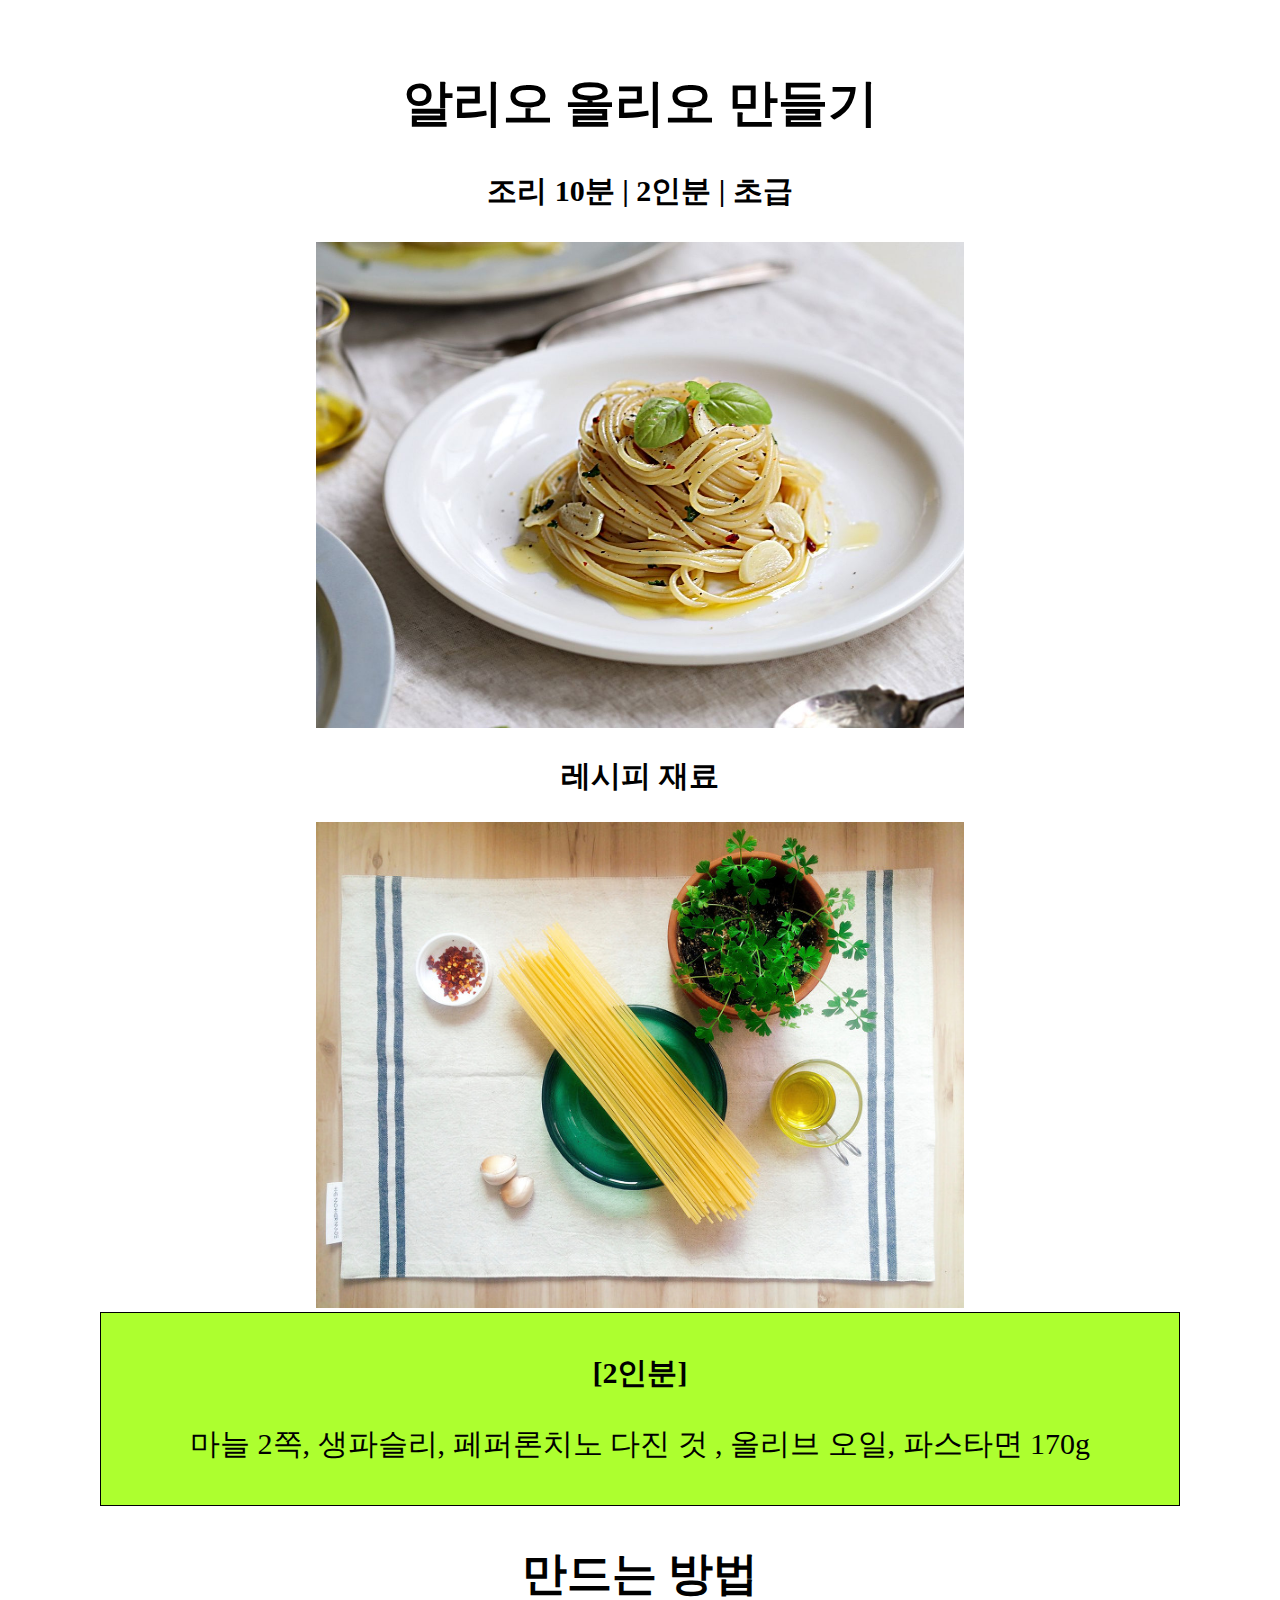
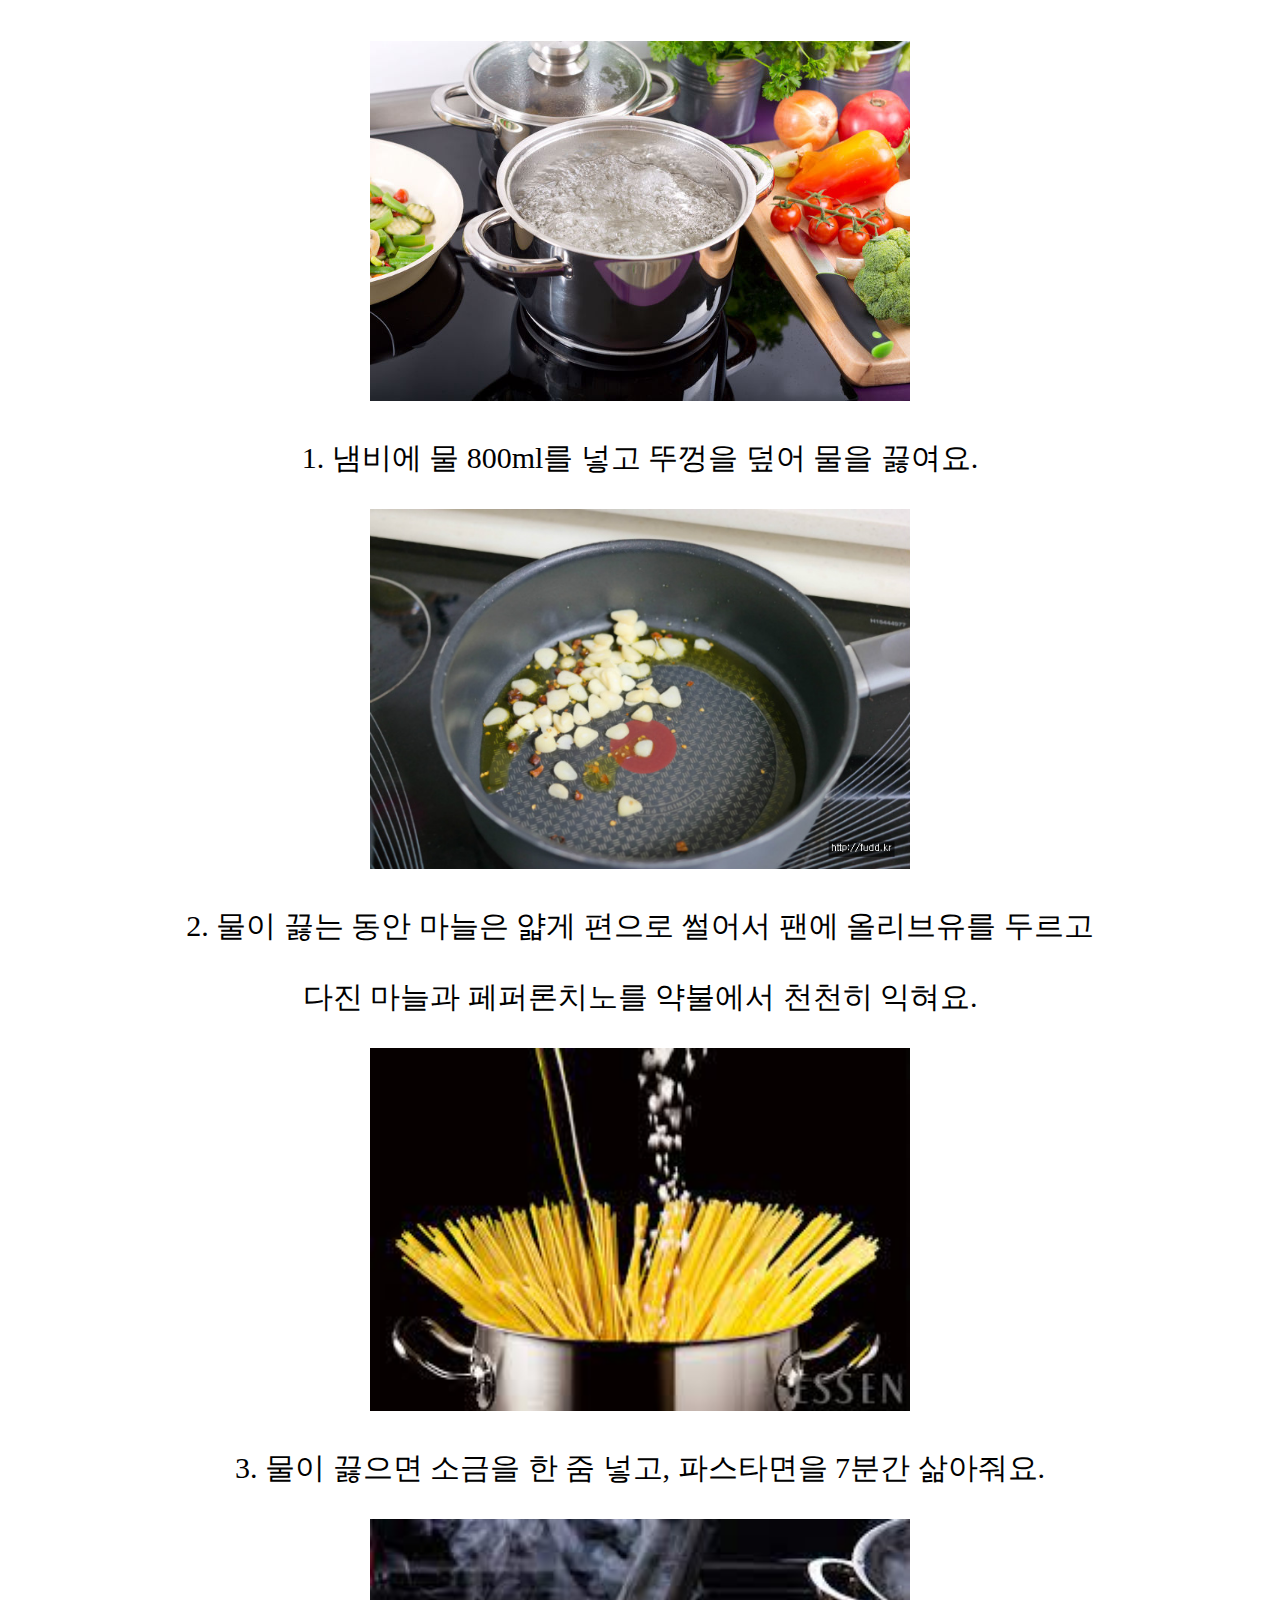
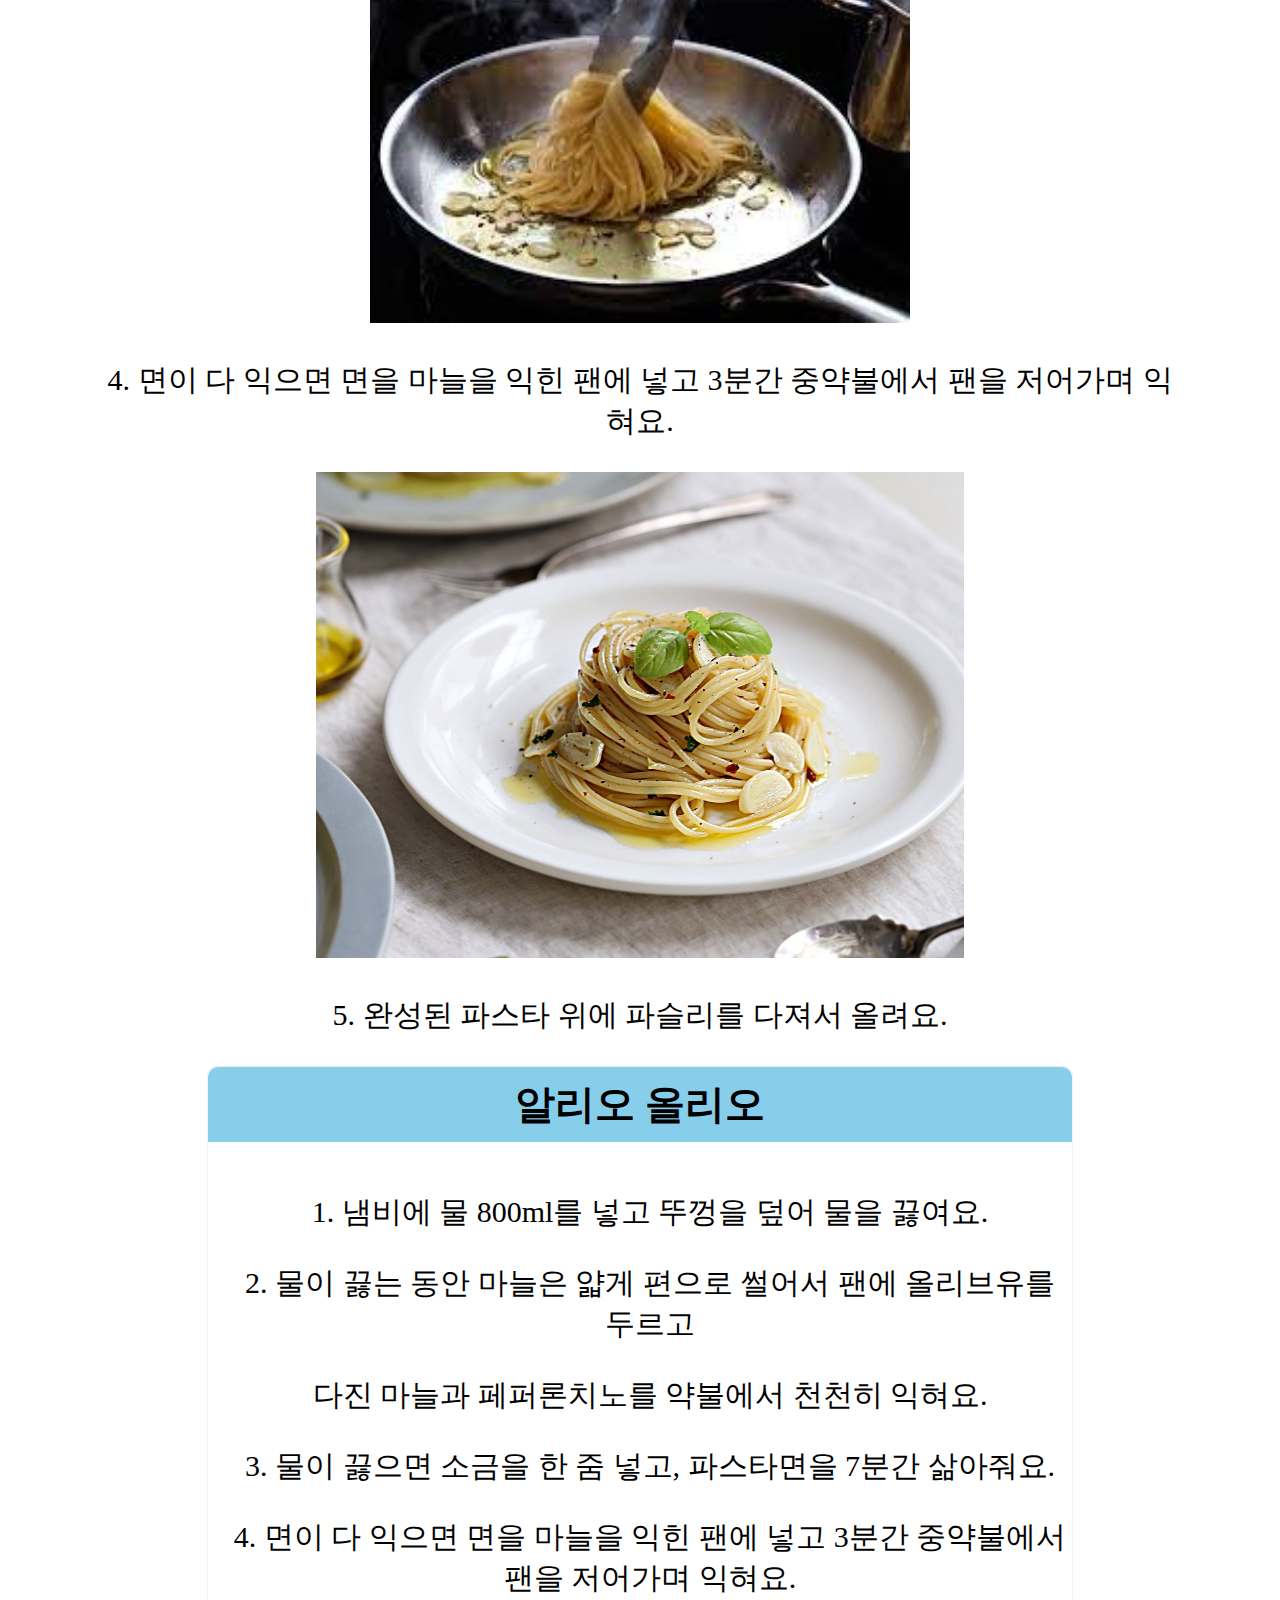
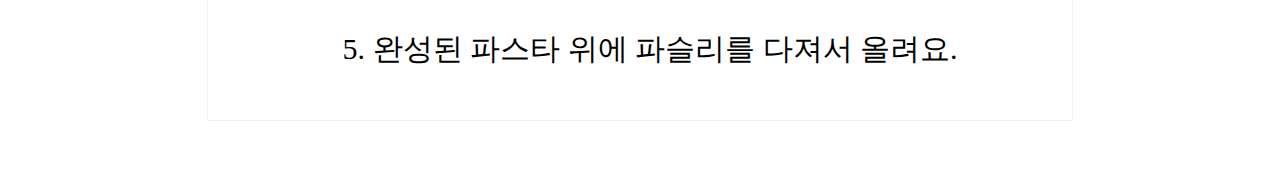
<file: session2/index.html>
<!DOCTYPE html>
<html lang="ko">
  <head>
    <meta charset="UTF-8" />
    <meta http-equiv="X-UA-Compatible" content="IE=edge" />
    <meta name="viewport" content="width=device-width, initial-scale=1.0" />

    <link rel="stylesheet" href="style.css" />
    <title>청정원 레시피</title>
  </head>
  <body>
    <div class="title">
      <h1 class="sub-title">알리오 올리오 만들기</h1>
      <h3 class="sub-sub">조리 10분 | 2인분 | 초급</h3>

      <img src="알료올료.jpg" width="60%" />

      <h2 class="sub-sub">레시피 재료</h2>
      <img src="알리오 올리오 재료.jpg" width="60%" />
      <div class="box" style="border: 1px solid black; padding: 10px">
        <div class="food-title">
        <p class="food">[2인분]</p>
        <p>
          마늘 2쪽, 생파슬리, 페퍼론치노 다진 것 , 올리브 오일, 파스타면 170g
        </p>
        </div>
      </div>
      <div class="method">
        <h2>만드는 방법</h2>
        <img src="냄비에 물.jpg" width="50%" />
        <p>1. 냄비에 물 800ml를 넣고 뚜껑을 덮어 물을 끓여요.</p>
        <img src="마늘 페퍼론치노.jpg" width="50%" />
        <p>
          2. 물이 끓는 동안 마늘은 얇게 편으로 썰어서 팬에 올리브유를 두르고
          <p>다진 마늘과 페퍼론치노를 약불에서 천천히 익혀요.</p>
        </p>

        <img src="파스타면.jpg" width="50%" />
        <p>3. 물이 끓으면 소금을 한 줌 넣고, 파스타면을 7분간 삶아줘요.</p>
        <img src="팬에 파스타면.jpg" width="50%" />
        <p>
          4. 면이 다 익으면 면을 마늘을 익힌 팬에 넣고 3분간 중약불에서 팬을
          저어가며 익혀요.
        </p>
        <img src="알료올료.jpg" width="60%" />
        <p>5. 완성된 파스타 위에 파슬리를 다져서 올려요.</p>

      </div>
      <div class="recipe-box">
        <p class="recipe-title">알리오 올리오</p>
        <div class="content">
          <p>1. 냄비에 물 800ml를 넣고 뚜껑을 덮어 물을 끓여요.</p>
          <p>
            2. 물이 끓는 동안 마늘은 얇게 편으로 썰어서 팬에 올리브유를 두르고
            <p>다진 마늘과 페퍼론치노를 약불에서 천천히 익혀요.</p></p>
            <p>3. 물이 끓으면 소금을 한 줌 넣고, 파스타면을 7분간 삶아줘요.</p>
            <p>
              4. 면이 다 익으면 면을 마늘을 익힌 팬에 넣고 3분간 중약불에서 팬을
              저어가며 익혀요.
            </p>
            <p>5. 완성된 파스타 위에 파슬리를 다져서 올려요.</p>
          </div>
      </div>
    </div>
  </body>
</html>
</file>
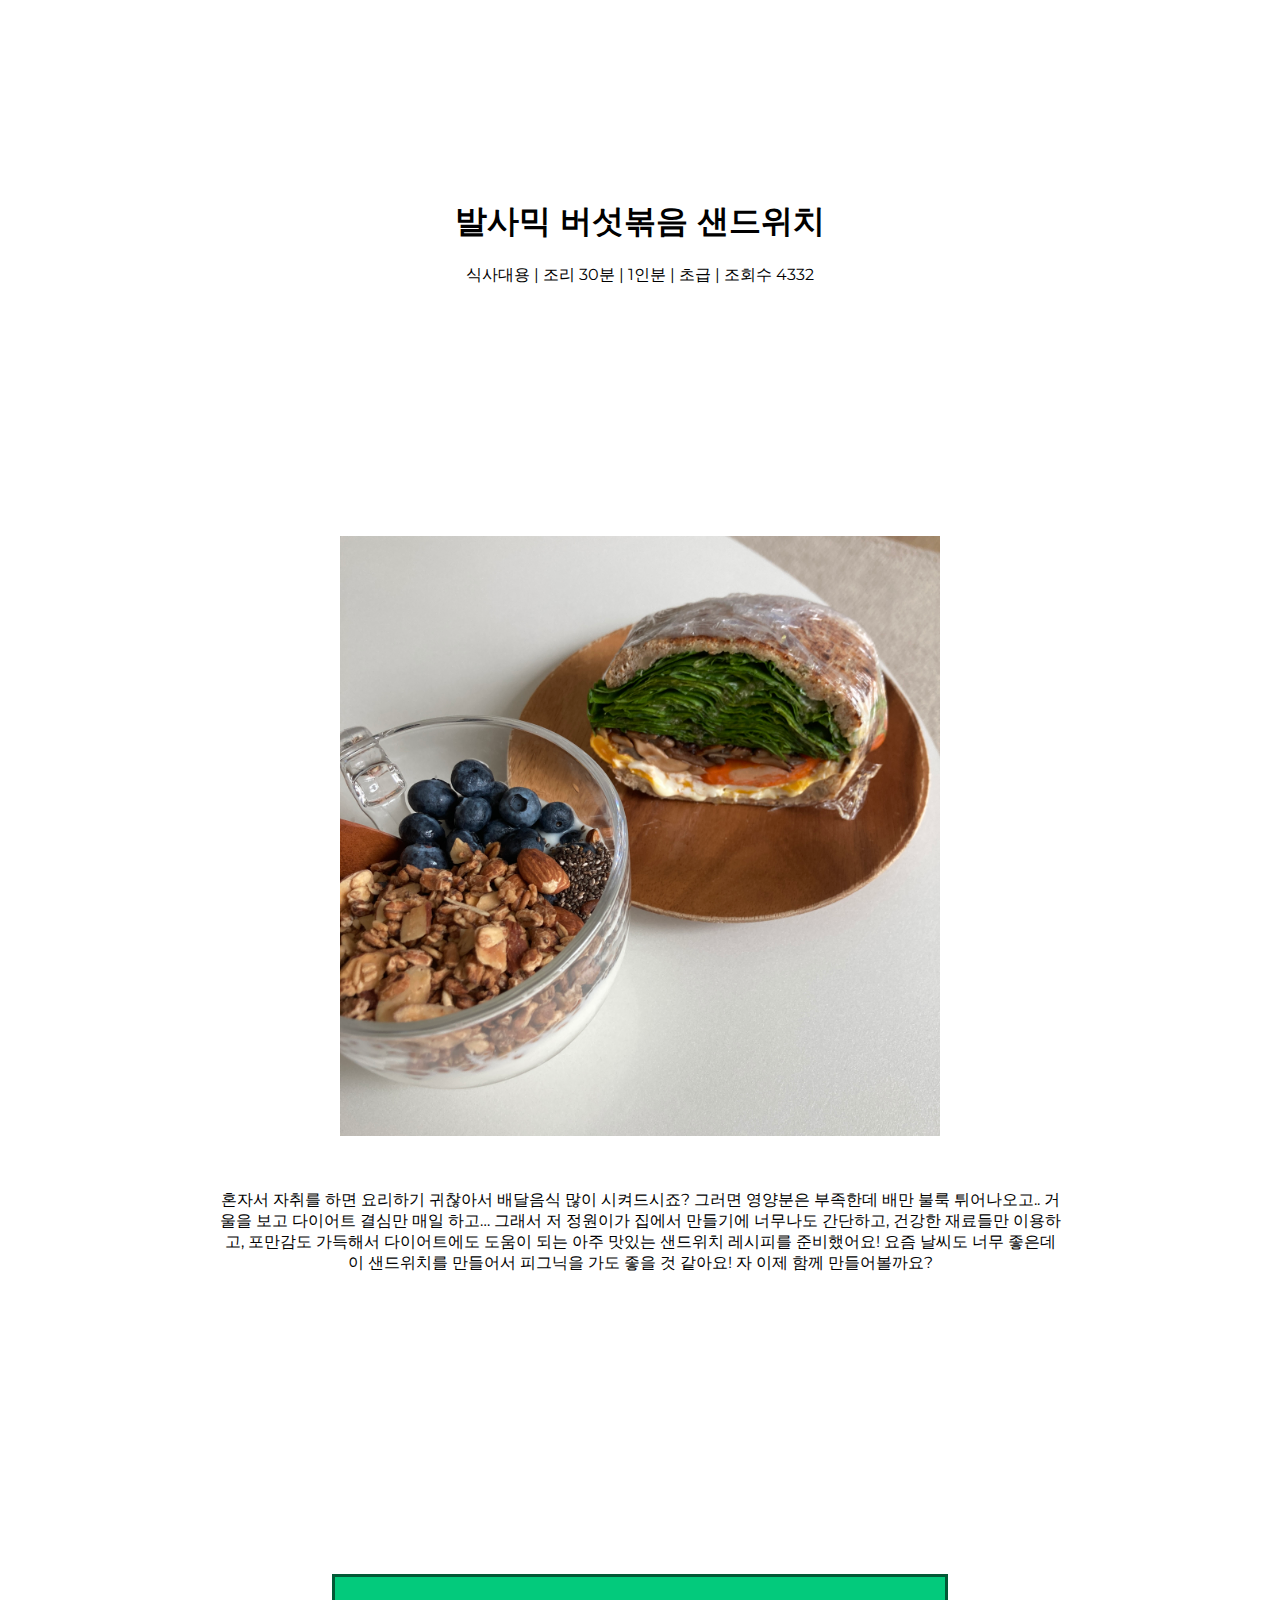
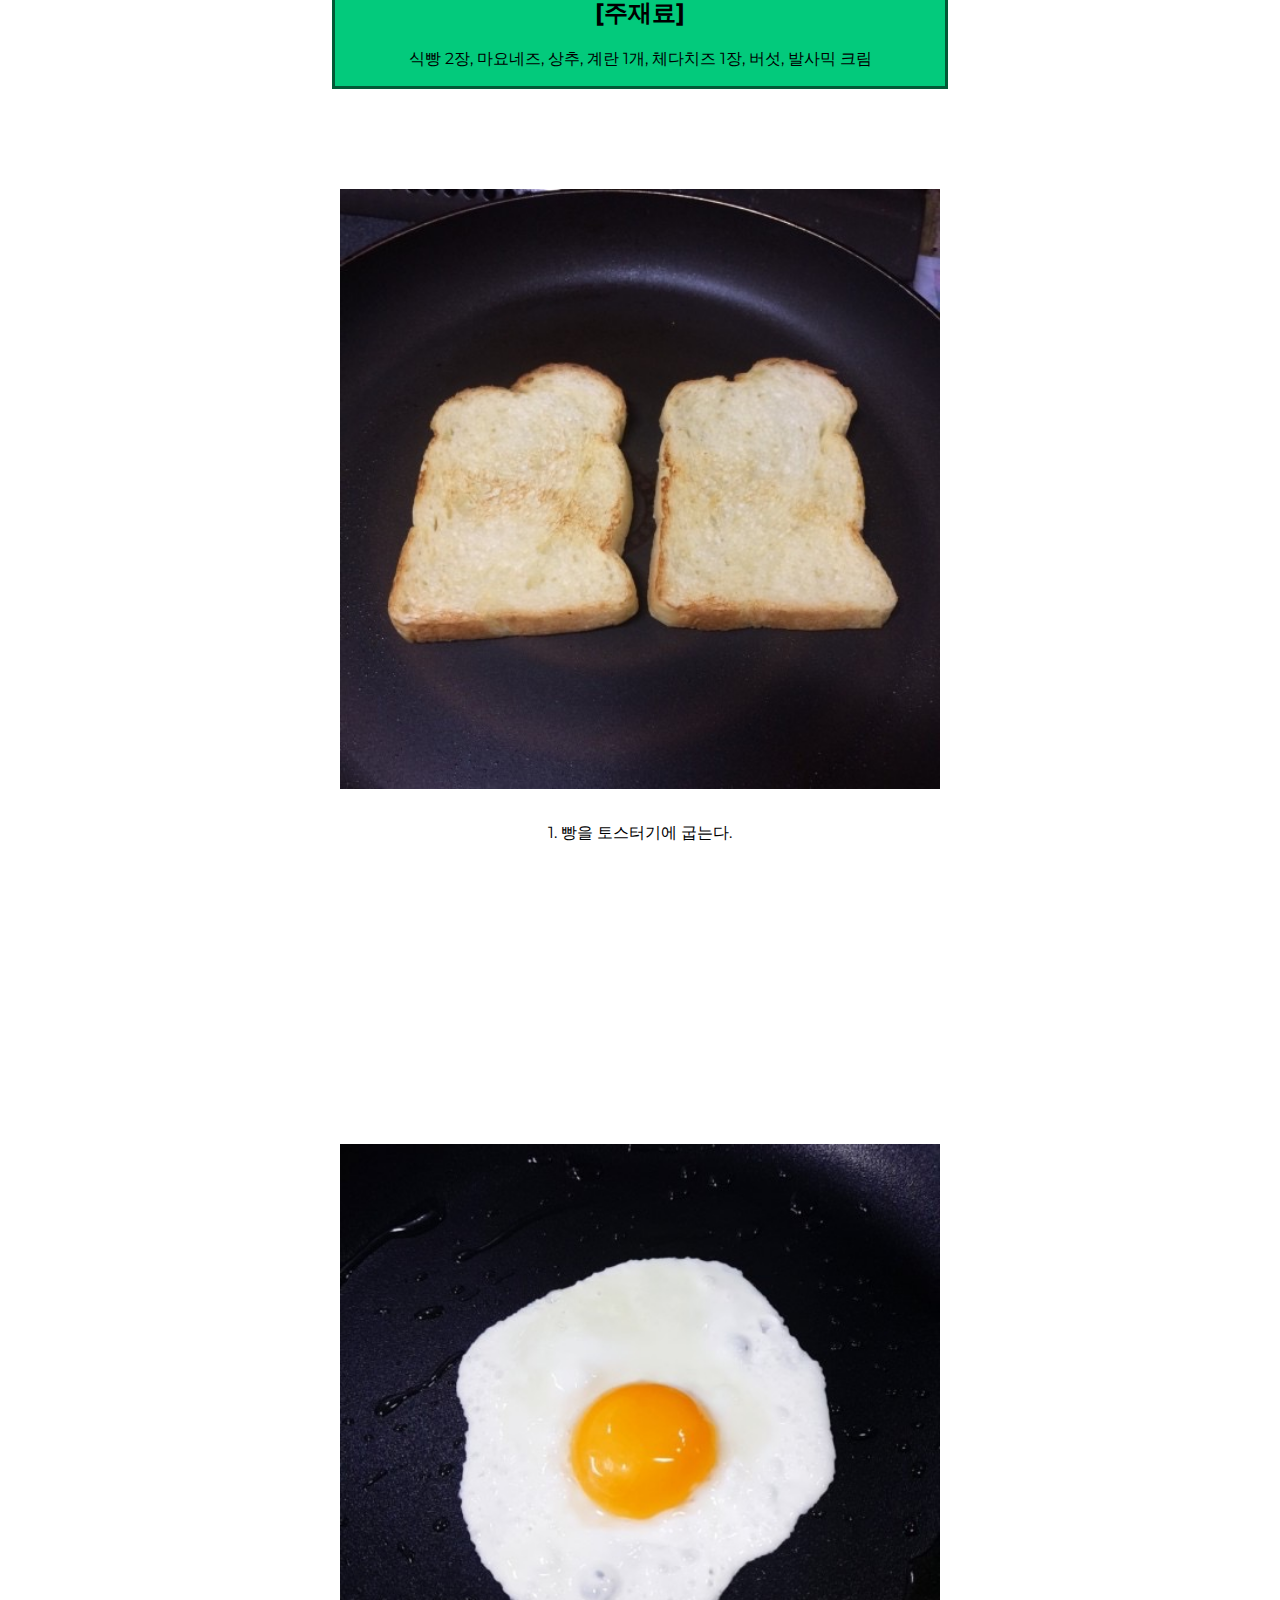
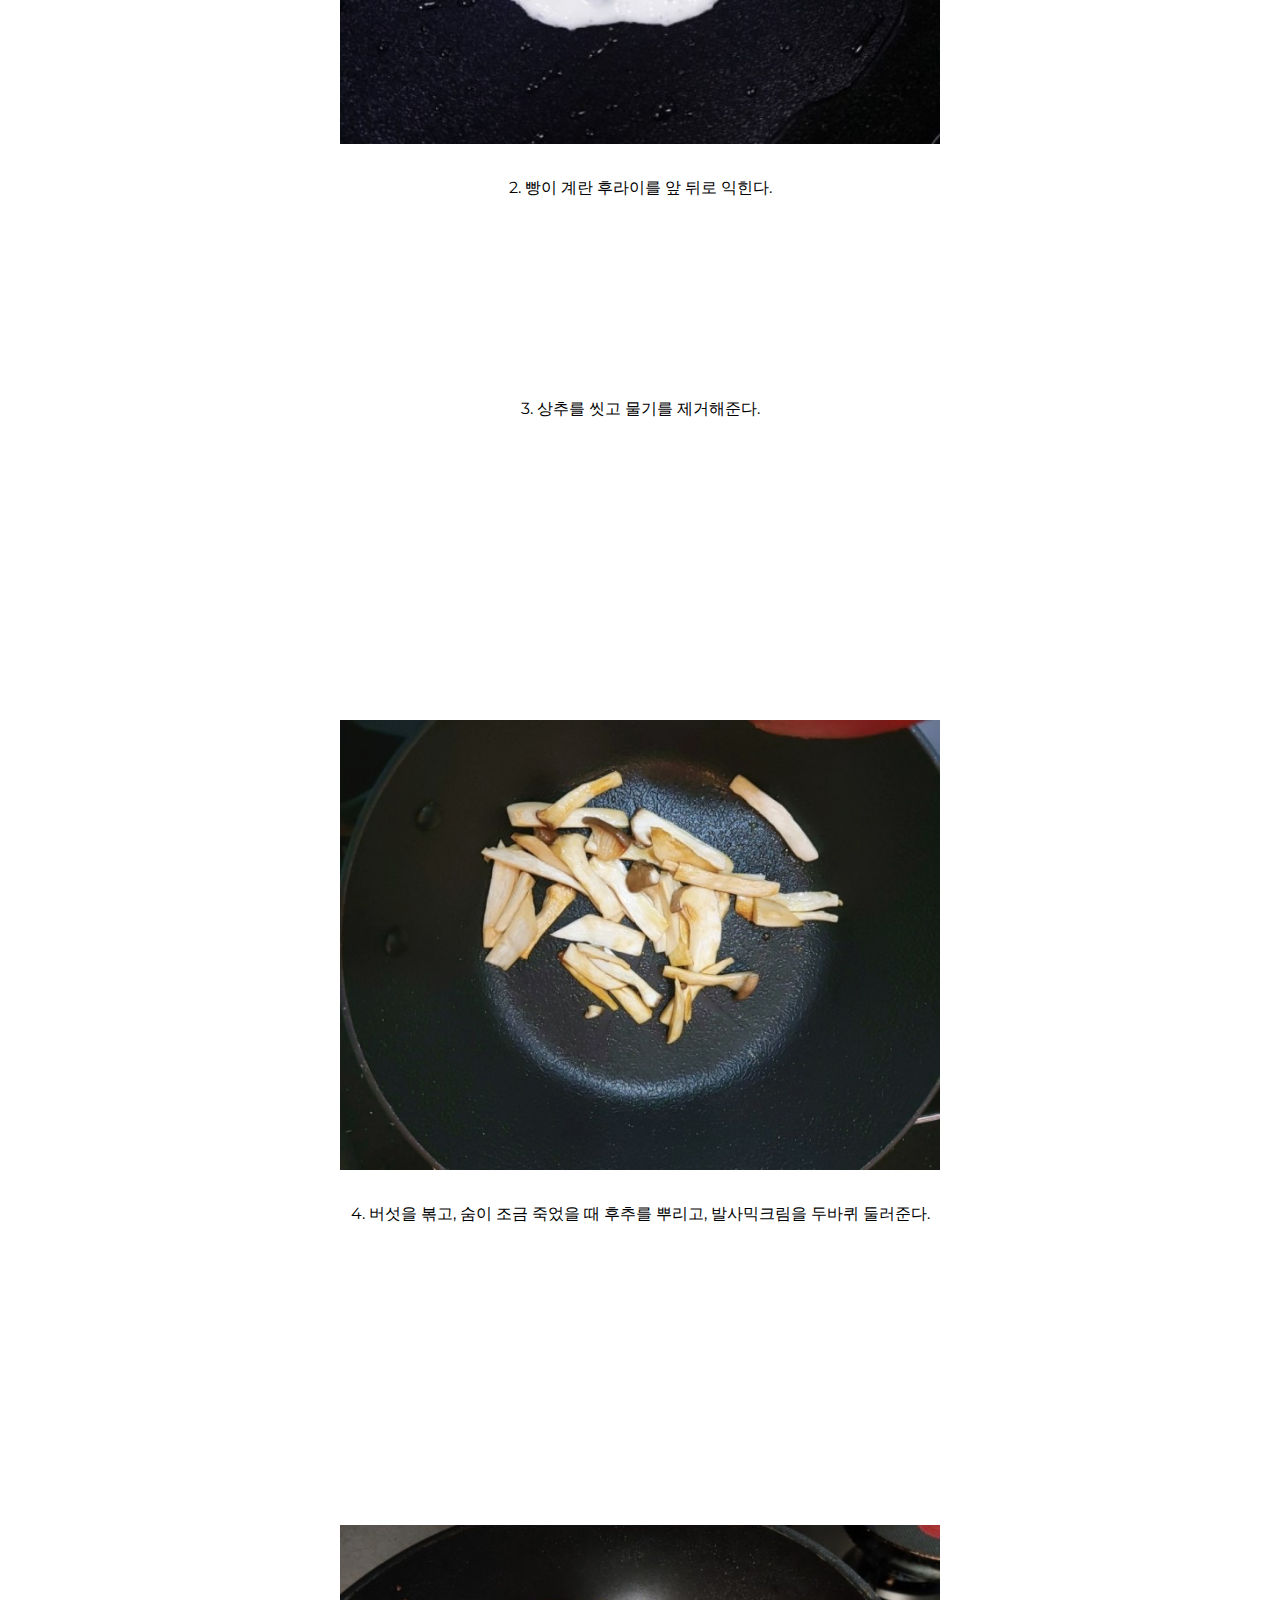
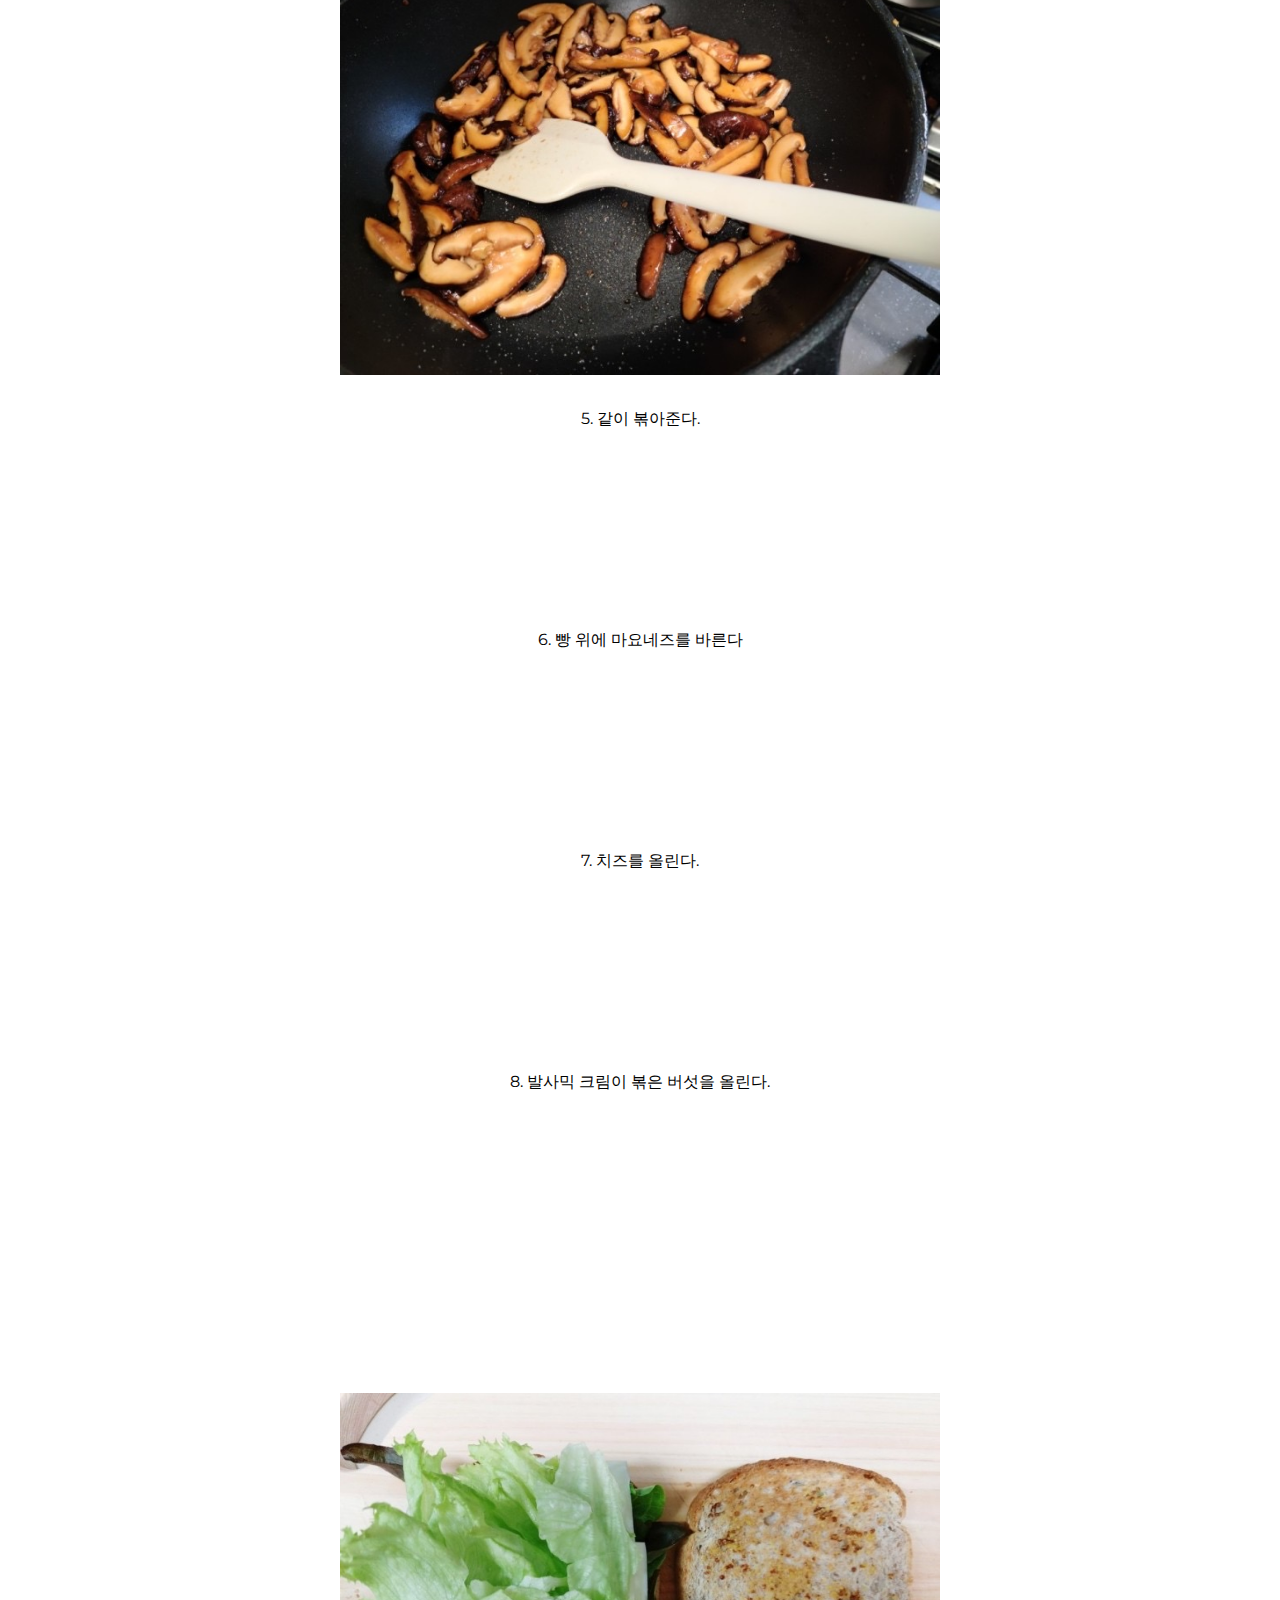
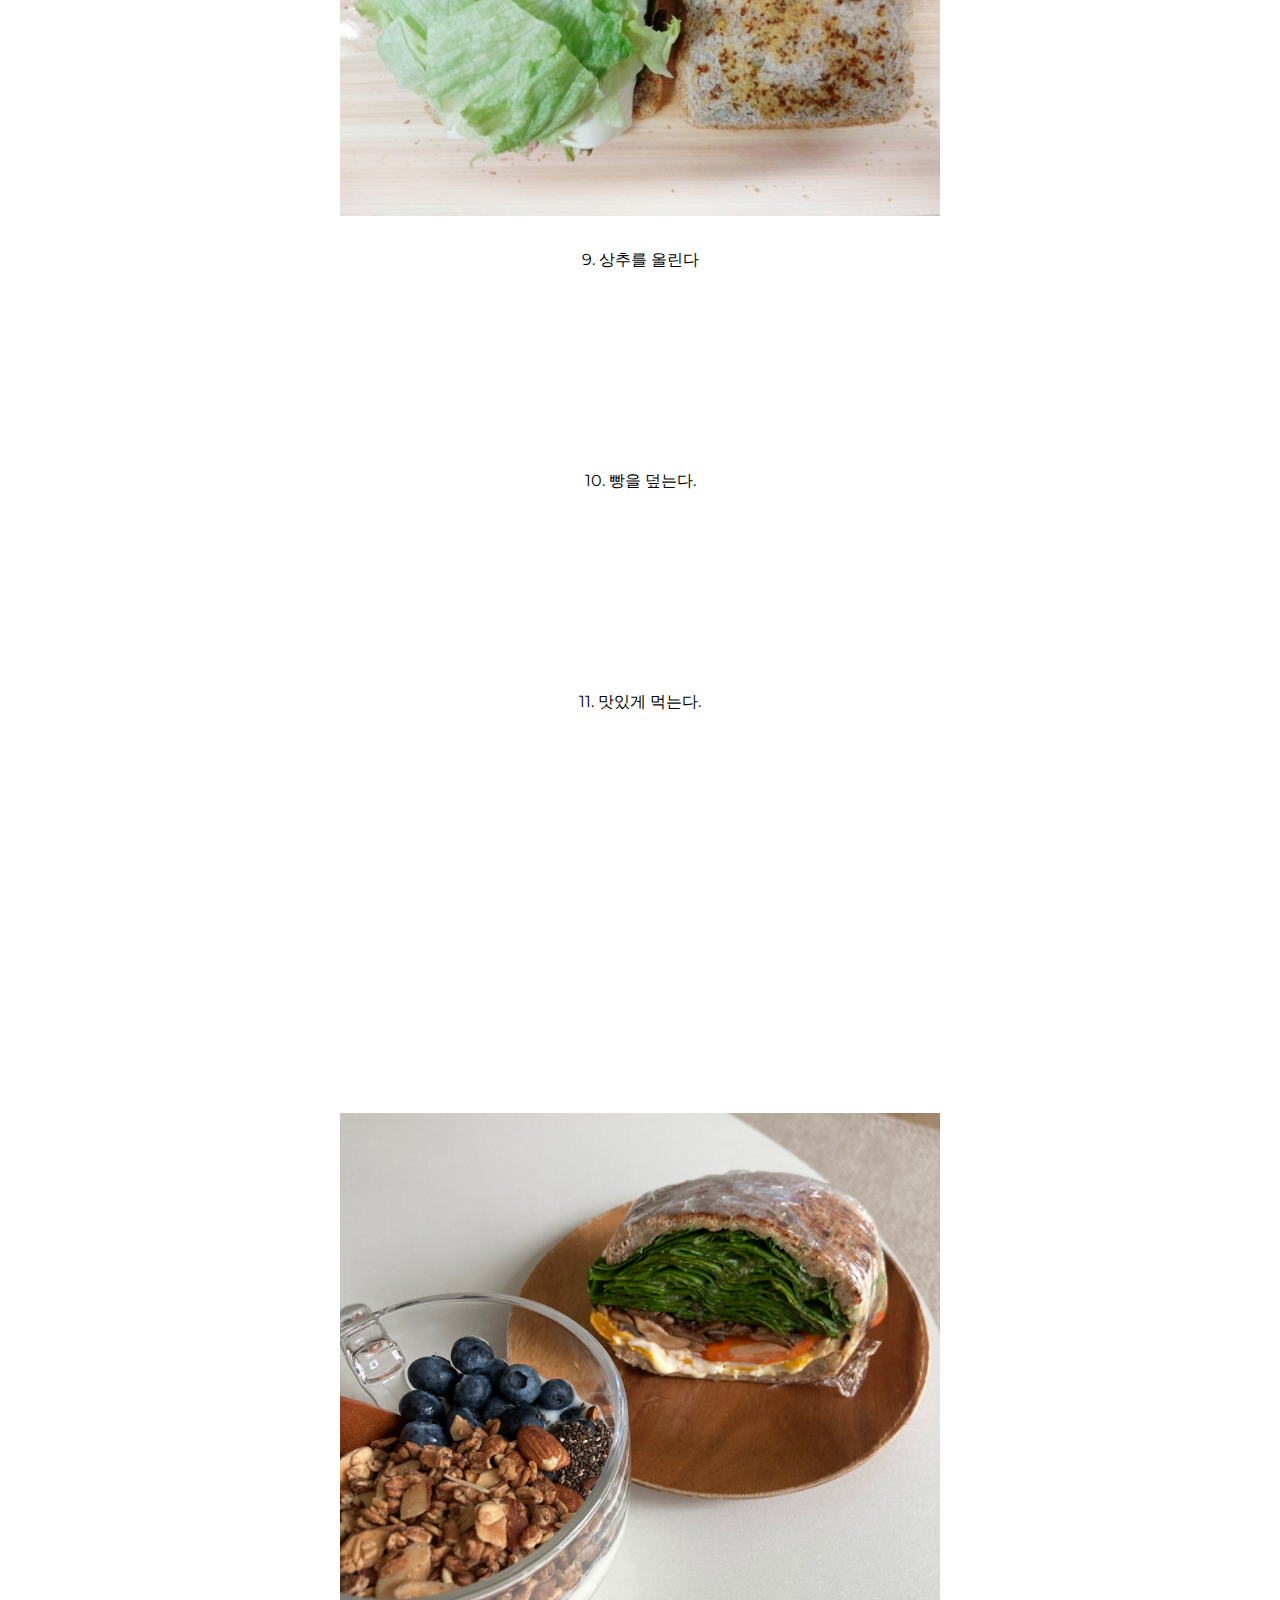
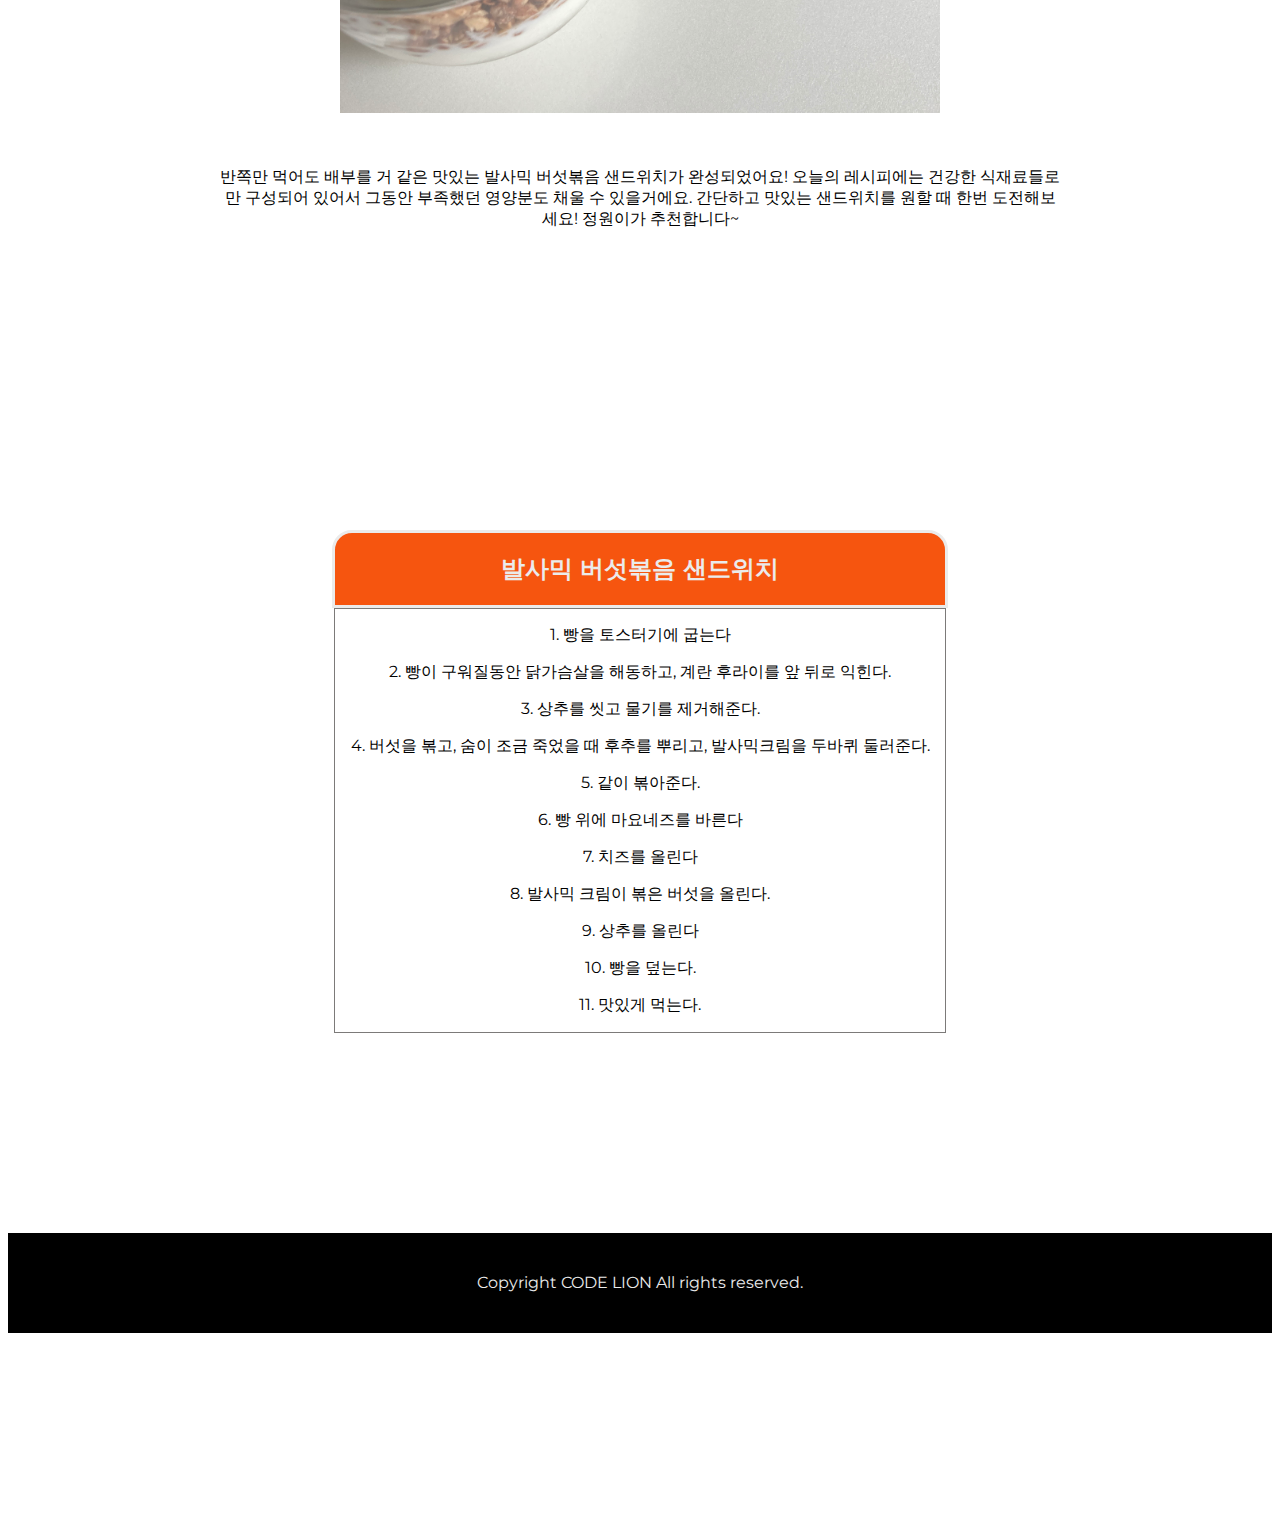
<file: session2/html/index.html>
<!DOCTYPE html>
<html lang="en">
<head>
    <meta charset="UTF-8">
    <meta http-equiv="X-UA-Compatible" content="IE=edge">
    <meta name="viewport" content="width=device-width, initial-scale=1.0">
    <title>Recipe</title>
    <link rel="stylesheet" href="../css/style.css">
</head>
<body>
    <h1 class="center-title">발사믹 버섯볶음 샌드위치</h1>
    <div class="point">
        <span>식사대용</span>
        <span>|</span>
        <span>조리 30분</span>
        <span>|</span>
        <span>1인분</span>
        <span>|</span>
        <span>초급</span>
        <span>|</span>
        <span>조회수 4332</span>
    </div>
    <img class="food-img-finish" src="../assets/IMG_2632.jpg"/>
    <p class="start">혼자서 자취를 하면 요리하기 귀찮아서 배달음식 많이 시켜드시죠? 그러면 영양분은 부족한데 배만 불룩 튀어나오고.. 거울을 보고 다이어트 결심만 매일 하고… 그래서 저 정원이가 집에서 만들기에 너무나도 간단하고, 건강한 재료들만 이용하고, 포만감도 가득해서 다이어트에도 도움이 되는 아주 맛있는 샌드위치 레시피를 준비했어요! 요즘 날씨도 너무 좋은데 이 샌드위치를 만들어서 피그닉을 가도 좋을 것 같아요! 자 이제 함께 만들어볼까요?</p>
    <div class="ingredients">
        <h2 class="main">[주재료]</h2>
        <p>식빵 2장, 마요네즈, 상추, 계란 1개, 체다치즈 1장, 버섯, 발사믹 크림</p>
    </div>
    <img class="food-img" src="../assets/IMG_0070.JPG"/>
        <figcaption>1. 빵을 토스터기에 굽는다.</figcaption>
    <img class="food-img" src="../assets/IMG_0071.JPG"/>
        <figcaption>2. 빵이 계란 후라이를 앞 뒤로 익힌다.</figcaption>
        <figcaption>3. 상추를 씻고 물기를 제거해준다.</figcaption>
    <img class="food-img" src="../assets/IMG_0068.JPG"/>
        <figcaption>4. 버섯을 볶고, 숨이 조금 죽었을 때 후추를 뿌리고, 발사믹크림을 두바퀴 둘러준다.</figcaption>
    <img class="food-img" src="../assets/IMG_0069.JPG"/>
        <figcaption>5. 같이 볶아준다.</figcaption>
        <figcaption>6. 빵 위에 마요네즈를 바른다</figcaption>
        <figcaption>7. 치즈를 올린다.</figcaption>
        <figcaption>8. 발사믹 크림이 볶은 버섯을 올린다.</figcaption>
    <img class="food-img" src="../assets/IMG_0072.JPG"/>
        <figcaption>9. 상추를 올린다</figcaption>
        <figcaption>10. 빵을 덮는다.</figcaption>
    <figcaption>11. 맛있게 먹는다.</figcaption>
        
    <div>
        <img class="food-img-finish" src="../assets/IMG_2632.jpg"/>
        <p class="start">반쪽만 먹어도 배부를 거 같은 맛있는 발사믹 버섯볶음 샌드위치가 완성되었어요! 오늘의 레시피에는 건강한 식재료들로만 구성되어 있어서 그동안 부족했던 영양분도 채울 수 있을거에요. 간단하고 맛있는 샌드위치를 원할 때 한번 도전해보세요! 정원이가 추천합니다~</p>

    </div>
    <div class="summary">
        <h2>발사믹 버섯볶음 샌드위치</h2>
    </div>
        <div class="box">
            <p>1. 빵을 토스터기에 굽는다</p>
            <p>2. 빵이 구워질동안 닭가슴살을 해동하고, 계란 후라이를 앞 뒤로 익힌다.</p>
            <p>3. 상추를 씻고 물기를 제거해준다.</p>
            <p>4. 버섯을 볶고, 숨이 조금 죽었을 때 후추를 뿌리고, 발사믹크림을 두바퀴 둘러준다.</p>
            <p>5. 같이 볶아준다.</p>
            <p >6. 빵 위에 마요네즈를 바른다</p>
            <p > 7. 치즈를 올린다</p>
            <p>8. 발사믹 크림이 볶은 버섯을 올린다.</p>
            <p >9. 상추를 올린다</p>
            <p>10. 빵을 덮는다.</p>
            <p>11. 맛있게 먹는다.</p>

        </div>
    </div>
    <footer>
        <p>Copyright CODE LION All rights reserved.</p>
    </footer>
        
    


</body>
</html>
</file>
<file: session2/style.css>
body {
  margin-left: 100px;
  margin-right: 100px;
  margin-top: 70px;
  margin-bottom: 50px;
}

.title {
  text-align: center;
}
.sub-title {
  font-size: 50px;
}
.sub-sub {
  font-size: 30px;
}
.box {
  text-align: center;
  background-color: greenyellow;
}
.food {
  font-weight: bold;
}
.food-title {
  font-size: 30px;
}
.method {
  font-size: 30px;
}
.recipe-box {
  border: #f0f0f0 solid 1px;
  border-radius: 10px 10px 0px 0px;
  width: 80%;
  margin-left: auto;
  margin-right: auto;
}
.recipe-title {
  margin: 0px;
  background-color: skyblue;
  text-align: center;
  padding-top: 10px;
  padding-bottom: 10px;
  font-size: 40px;
  color: black;
  font-weight: bold;
  border-radius: 10px 10px 0px 0px;
}
.content {
  font-size: 30px;
  padding-left: 20px;
  padding-top: 20px;
  padding-bottom: 20px;
}
</file>
<file: session2/css/style.css>
@import url('https://fonts.googleapis.com/css2?family=Montserrat&display=swap');

*{
    font-family: 'Montserrat';
    text-align: center;
}

.center-title{
    text-align: center;
    margin-top: 200px;
    
}
.point{
    text-align: center;
    margin-bottom: 50px;


}

.start {
    text-align: center;
    margin: 50px 210px 0px 210px;
  }

.ingredients{
    background-color: #03CA7C;
    border: 3px solid #025936;
    text-align: center;
    width: 610px;
    margin-left: auto;
    margin-right: auto;
    margin-top: 300px
  
  
}

.classname{
    line-height: 5px;
}


.food-img-finish{
    width: 600px;
    margin-left: auto;
    margin-right: auto;
    margin-top: 200px;
}


.food-img{
    width: 600px;
  
    margin-top: 100px;
    margin-bottom: 30px;
    text-align: center;
}

.summary{
    background-color: #F6550F;
    border: 3px solid #ebebeb;
    text-align: center;
    color: #ebebeb;
    width: 610px;
    margin: 300px auto 0 auto;
    border-top-left-radius: 20px;
    border-top-right-radius: 20px;
}

figcaption {
    margin-bottom: 200px;
  }

.box{
    border: 1px solid #7C7A79;
    width: 610px;
    margin: 0 auto;
}
footer{
    margin : 200px 0;
    background-color: #000000;
    color: #ebebeb;
    height: 100px;
    display: flex;
    align-items:center;
    justify-content: center;

}
</file>
